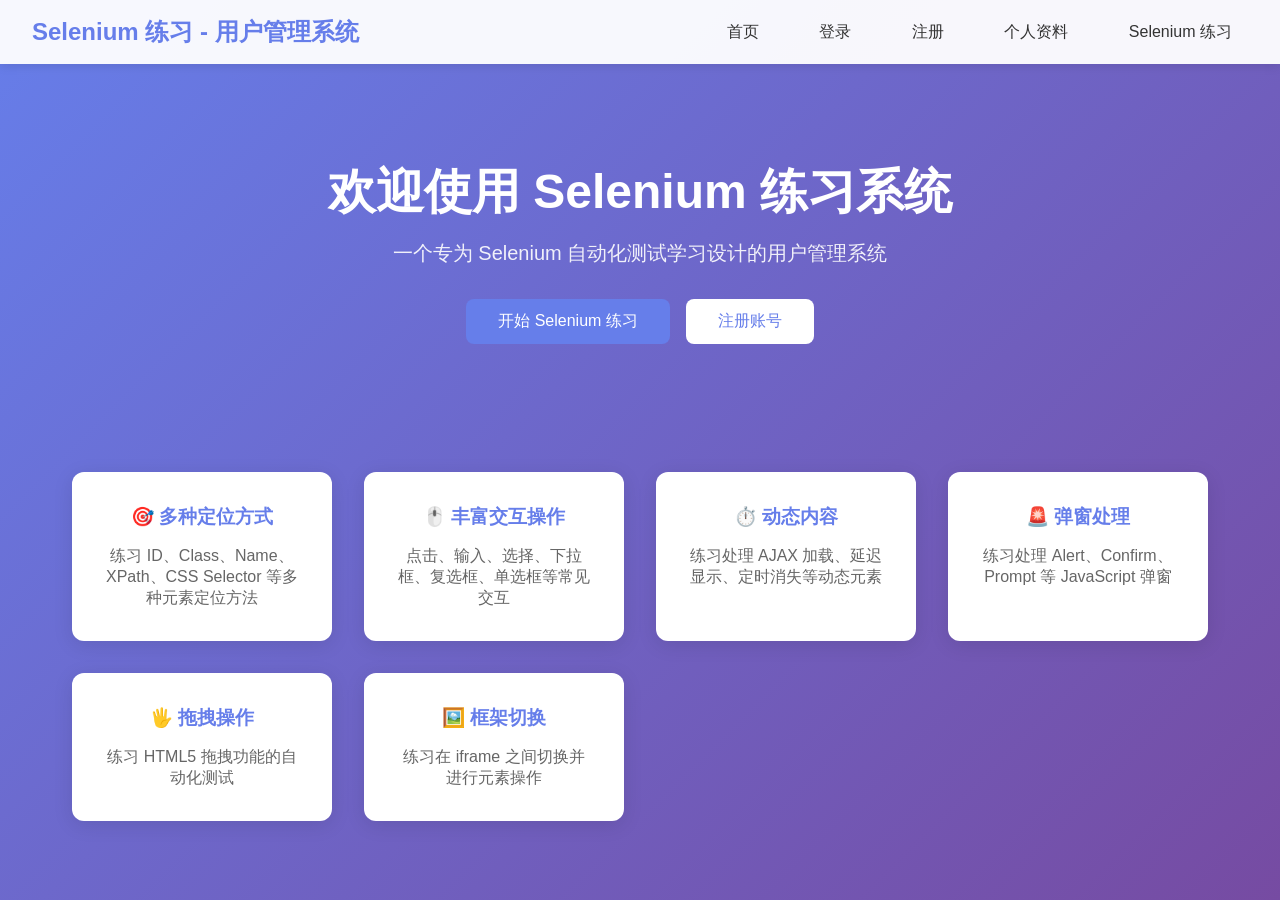
<file: test/frontend/index.html>
<!DOCTYPE html>
<html lang="zh-CN">
<head>
    <meta charset="UTF-8">
    <meta name="viewport" content="width=device-width, initial-scale=1.0">
    <title>首页 - Selenium 练习 - 用户管理系统</title>
    <link rel="stylesheet" href="style.css">
</head>
<body>
    <nav class="navbar">
        <div class="nav-brand">Selenium 练习 - 用户管理系统</div>
        <div class="nav-links">
            <a href="index.html">首页</a>
            <a href="login.html">登录</a>
            <a href="register.html">注册</a>
            <a href="profile.html">个人资料</a>
            <a href="selenium-demo.html">Selenium 练习</a>
        </div>
    </nav>

    <div class="container">
        <div class="hero">
            <h1>欢迎使用 Selenium 练习系统</h1>
            <p>一个专为 Selenium 自动化测试学习设计的用户管理系统</p>
            <div class="hero-buttons">
                <a href="selenium-demo.html" class="btn btn-primary">开始 Selenium 练习</a>
                <a href="register.html" class="btn btn-secondary">注册账号</a>
            </div>
        </div>

        <div class="features">
            <div class="feature-card">
                <h3>🎯 多种定位方式</h3>
                <p>练习 ID、Class、Name、XPath、CSS Selector 等多种元素定位方法</p>
            </div>
            <div class="feature-card">
                <h3>🖱️ 丰富交互操作</h3>
                <p>点击、输入、选择、下拉框、复选框、单选框等常见交互</p>
            </div>
            <div class="feature-card">
                <h3>⏱️ 动态内容</h3>
                <p>练习处理 AJAX 加载、延迟显示、定时消失等动态元素</p>
            </div>
            <div class="feature-card">
                <h3>🚨 弹窗处理</h3>
                <p>练习处理 Alert、Confirm、Prompt 等 JavaScript 弹窗</p>
            </div>
            <div class="feature-card">
                <h3>🖐️ 拖拽操作</h3>
                <p>练习 HTML5 拖拽功能的自动化测试</p>
            </div>
            <div class="feature-card">
                <h3>🖼️ 框架切换</h3>
                <p>练习在 iframe 之间切换并进行元素操作</p>
            </div>
        </div>
    </div>

    <script src="app.js"></script>
</body>
</html>
</file>
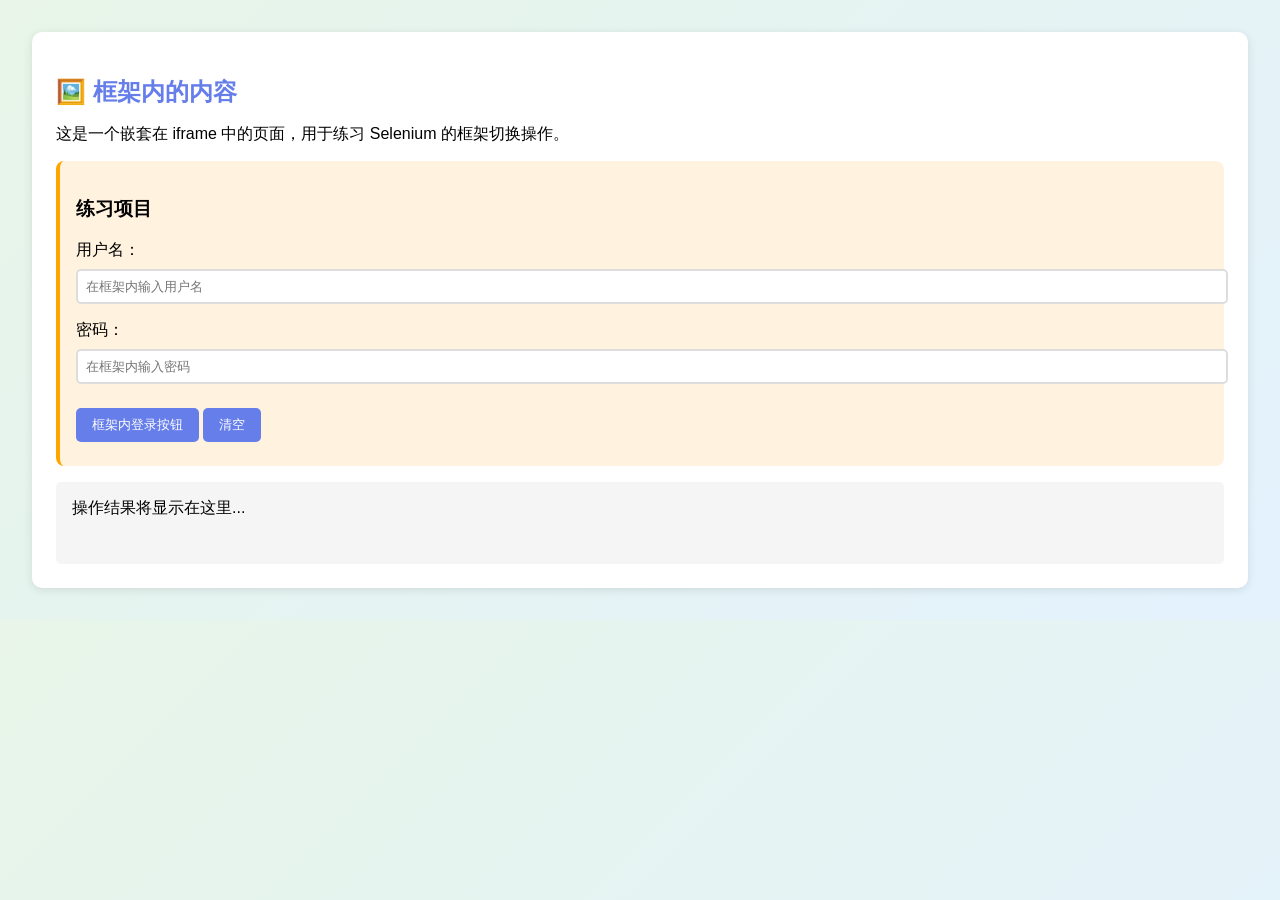
<file: test/frontend/frame-content.html>
<!DOCTYPE html>
<html lang="zh-CN">
<head>
    <meta charset="UTF-8">
    <meta name="viewport" content="width=device-width, initial-scale=1.0">
    <title>框架内内容 - Selenium 练习</title>
    <style>
        body {
            font-family: 'Segoe UI', Tahoma, Geneva, Verdana, sans-serif;
            padding: 1.5rem;
            background: linear-gradient(135deg, #e8f5e8 0%, #e3f2fd 100%);
        }
        
        .frame-content {
            background: white;
            padding: 1.5rem;
            border-radius: 10px;
            box-shadow: 0 2px 10px rgba(0,0,0,0.1);
        }
        
        h2 {
            color: #667eea;
            margin-bottom: 1rem;
        }
        
        .frame-input {
            margin: 1rem 0;
        }
        
        .frame-input label {
            display: block;
            margin-bottom: 0.5rem;
            font-weight: 500;
        }
        
        .frame-input input {
            width: 100%;
            padding: 0.5rem;
            border: 2px solid #ddd;
            border-radius: 5px;
        }
        
        .frame-input input:focus {
            border-color: #667eea;
            outline: none;
        }
        
        .frame-button {
            background: #667eea;
            color: white;
            border: none;
            padding: 0.5rem 1rem;
            border-radius: 5px;
            cursor: pointer;
            margin: 0.5rem 0;
        }
        
        .frame-button:hover {
            background: #5568d3;
        }
        
        #frame-result {
            margin-top: 1rem;
            padding: 1rem;
            background: #f5f5f5;
            border-radius: 5px;
            min-height: 50px;
        }
        
        .frame-element {
            background: #fff3e0;
            padding: 1rem;
            margin: 0.5rem 0;
            border-radius: 8px;
            border-left: 4px solid #ffa500;
        }
    </style>
</head>
<body>
    <div class="frame-content">
        <h2>🖼️ 框架内的内容</h2>
        <p>这是一个嵌套在 iframe 中的页面，用于练习 Selenium 的框架切换操作。</p>
        
        <div class="frame-element">
            <h3>练习项目</h3>
            <div class="frame-input">
                <label for="frame-username">用户名：</label>
                <input type="text" id="frame-username" placeholder="在框架内输入用户名">
            </div>
            
            <div class="frame-input">
                <label for="frame-password">密码：</label>
                <input type="password" id="frame-password" placeholder="在框架内输入密码">
            </div>
            
            <button class="frame-button" id="frame-submit">框架内登录按钮</button>
            <button class="frame-button" id="frame-clear">清空</button>
        </div>
        
        <div id="frame-result">
            操作结果将显示在这里...
        </div>
    </div>
    
    <script>
        document.getElementById('frame-submit').addEventListener('click', function() {
            const username = document.getElementById('frame-username').value;
            const password = document.getElementById('frame-password').value;
            
            if (username && password) {
                document.getElementById('frame-result').textContent = 
                    '提交成功！用户名：' + username;
            } else {
                document.getElementById('frame-result').textContent = '请填写用户名和密码';
            }
        });
        
        document.getElementById('frame-clear').addEventListener('click', function() {
            document.getElementById('frame-username').value = '';
            document.getElementById('frame-password').value = '';
            document.getElementById('frame-result').textContent = '已清空';
        });
    </script>
</body>
</html>
</file>
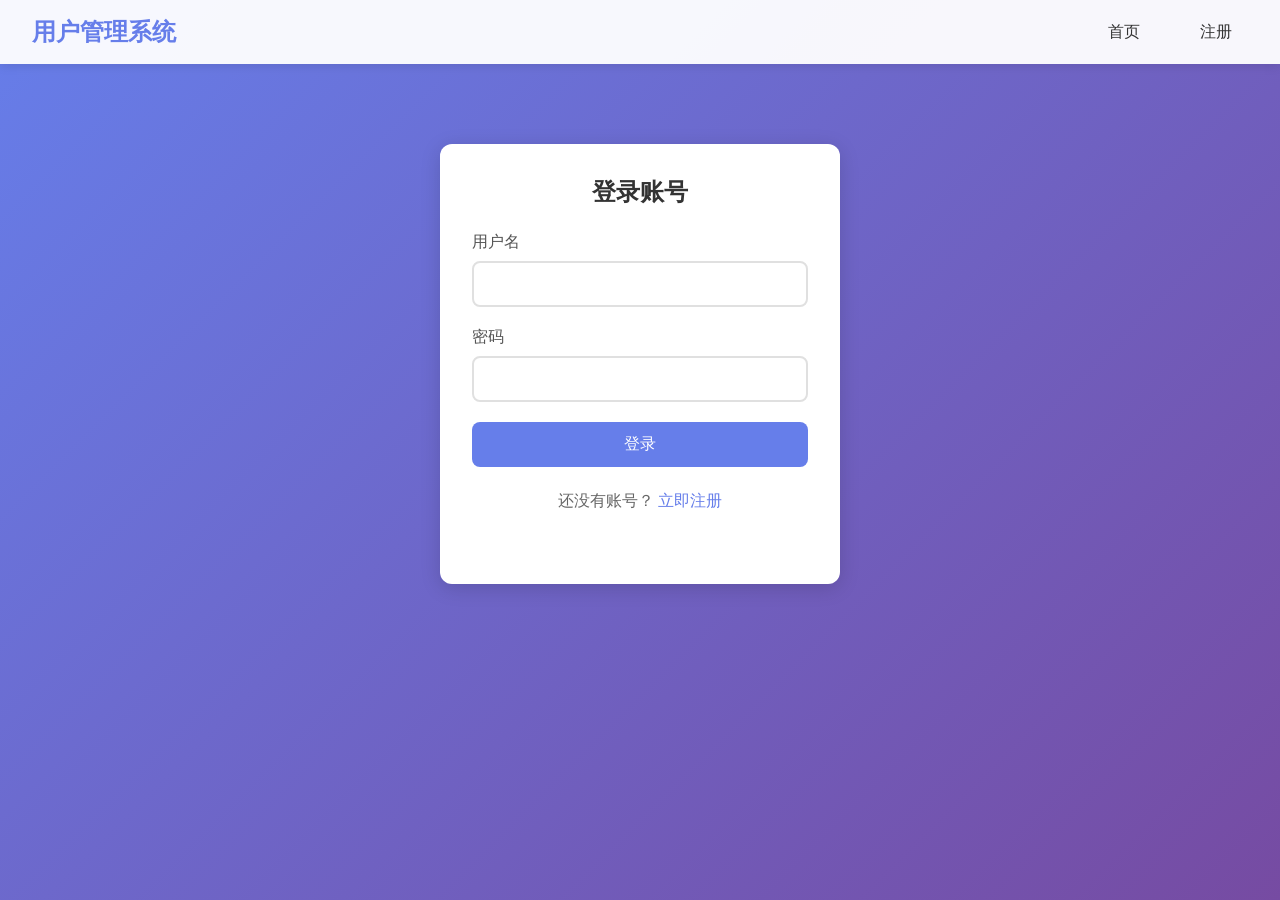
<file: test/frontend/login.html>
<!DOCTYPE html>
<html lang="zh-CN">
<head>
    <meta charset="UTF-8">
    <meta name="viewport" content="width=device-width, initial-scale=1.0">
    <title>登录 - 用户管理系统</title>
    <link rel="stylesheet" href="style.css">
</head>
<body>
    <nav class="navbar">
        <div class="nav-brand">用户管理系统</div>
        <div class="nav-links">
            <a href="index.html">首页</a>
            <a href="register.html">注册</a>
        </div>
    </nav>

    <div class="container">
        <div class="form-container">
            <h2>登录账号</h2>
            <form id="loginForm">
                <div class="form-group">
                    <label for="username">用户名</label>
                    <input type="text" id="username" name="username" required>
                </div>
                <div class="form-group">
                    <label for="password">密码</label>
                    <input type="password" id="password" name="password" required>
                </div>
                <button type="submit" class="btn btn-primary btn-block">登录</button>
            </form>
            <p class="form-footer">
                还没有账号？ <a href="register.html">立即注册</a>
            </p>
            <div id="message" class="message"></div>
        </div>
    </div>

    <script src="app.js"></script>
    <script>
        document.getElementById('loginForm').addEventListener('submit', async (e) => {
            e.preventDefault();
            const username = document.getElementById('username').value;
            const password = document.getElementById('password').value;
            const messageDiv = document.getElementById('message');

            try {
                const response = await fetch('http://localhost:8000/api/login', {
                    method: 'POST',
                    headers: { 'Content-Type': 'application/json' },
                    body: JSON.stringify({ username, password })
                });

                const data = await response.json();

                if (response.ok) {
                    localStorage.setItem('user', JSON.stringify(data.user));
                    localStorage.setItem('token', data.access_token);
                    messageDiv.className = 'message success';
                    messageDiv.textContent = '登录成功！正在跳转...';
                    setTimeout(() => {
                        window.location.href = 'profile.html';
                    }, 1000);
                } else {
                    messageDiv.className = 'message error';
                    messageDiv.textContent = data.detail || '登录失败';
                }
            } catch (error) {
                messageDiv.className = 'message error';
                messageDiv.textContent = '网络错误，请确保后端服务正在运行';
            }
        });
    </script>
</body>
</html>
</file>
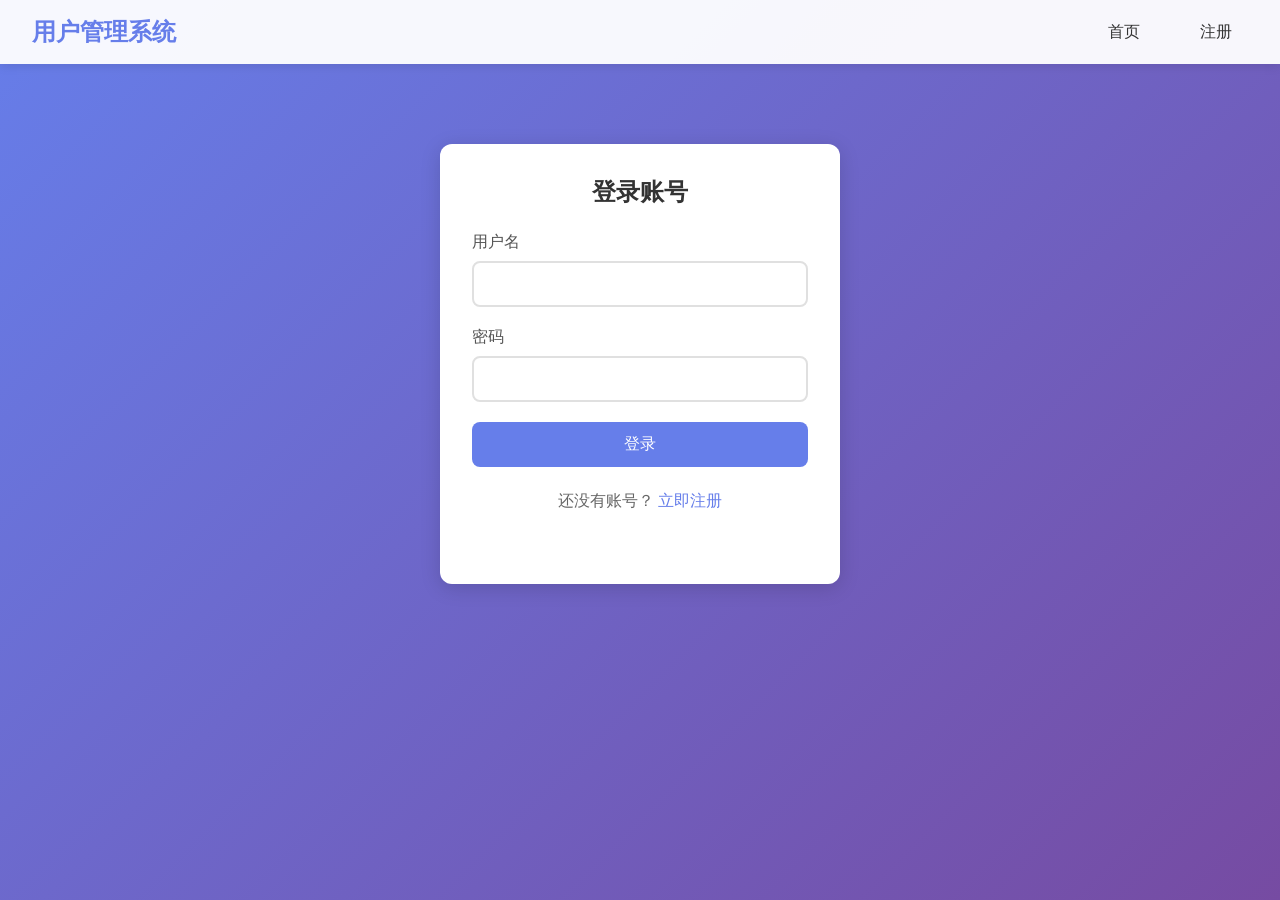
<file: test/frontend/profile.html>
<!DOCTYPE html>
<html lang="zh-CN">
<head>
    <meta charset="UTF-8">
    <meta name="viewport" content="width=device-width, initial-scale=1.0">
    <title>个人资料 - 用户管理系统</title>
    <link rel="stylesheet" href="style.css">
</head>
<body>
    <nav class="navbar">
        <div class="nav-brand">用户管理系统</div>
        <div class="nav-links">
            <a href="index.html">首页</a>
            <span id="userDisplay"></span>
            <a href="#" id="logoutBtn">退出</a>
        </div>
    </nav>

    <div class="container">
        <div class="profile-container">
            <h2>个人资料</h2>
            <div id="profileInfo" class="profile-info">
                <p><strong>用户名：</strong><span id="profileUsername">-</span></p>
                <p><strong>邮箱：</strong><span id="profileEmail">-</span></p>
                <p><strong>姓名：</strong><span id="profileName">-</span></p>
                <p><strong>用户ID：</strong><span id="profileId">-</span></p>
            </div>

            <div class="profile-actions">
                <button id="editBtn" class="btn btn-primary">编辑资料</button>
                <button id="deleteBtn" class="btn btn-danger">删除账号</button>
            </div>

            <form id="editForm" class="edit-form" style="display: none;">
                <h3>编辑资料</h3>
                <div class="form-group">
                    <label for="editEmail">邮箱</label>
                    <input type="email" id="editEmail" required>
                </div>
                <div class="form-group">
                    <label for="editName">姓名</label>
                    <input type="text" id="editName">
                </div>
                <div class="form-group">
                    <label for="editPassword">新密码（留空则不修改）</label>
                    <input type="password" id="editPassword">
                </div>
                <div class="form-actions">
                    <button type="submit" class="btn btn-primary">保存</button>
                    <button type="button" id="cancelEditBtn" class="btn btn-secondary">取消</button>
                </div>
            </form>

            <div id="message" class="message"></div>
        </div>
    </div>

    <script src="app.js"></script>
    <script>
        let currentUser = null;

        function checkAuth() {
            const userStr = localStorage.getItem('user');
            if (!userStr) {
                window.location.href = 'login.html';
                return null;
            }
            return JSON.parse(userStr);
        }

        function initProfile() {
            currentUser = checkAuth();
            if (!currentUser) return;

            document.getElementById('userDisplay').textContent = currentUser.username;
            document.getElementById('profileUsername').textContent = currentUser.username;
            document.getElementById('profileEmail').textContent = currentUser.email;
            document.getElementById('profileName').textContent = currentUser.full_name || '未设置';
            document.getElementById('profileId').textContent = currentUser.id;

            document.getElementById('editEmail').value = currentUser.email;
            document.getElementById('editName').value = currentUser.full_name || '';
        }

        document.getElementById('logoutBtn').addEventListener('click', (e) => {
            e.preventDefault();
            localStorage.removeItem('user');
            localStorage.removeItem('token');
            window.location.href = 'login.html';
        });

        document.getElementById('editBtn').addEventListener('click', () => {
            document.getElementById('editForm').style.display = 'block';
            document.getElementById('editBtn').style.display = 'none';
        });

        document.getElementById('cancelEditBtn').addEventListener('click', () => {
            document.getElementById('editForm').style.display = 'none';
            document.getElementById('editBtn').style.display = 'inline-block';
        });

        document.getElementById('editForm').addEventListener('submit', async (e) => {
            e.preventDefault();
            const messageDiv = document.getElementById('message');
            const email = document.getElementById('editEmail').value;
            const full_name = document.getElementById('editName').value;
            const password = document.getElementById('editPassword').value;

            try {
                const response = await fetch(`http://localhost:8000/api/users/${currentUser.id}`, {
                    method: 'PUT',
                    headers: { 'Content-Type': 'application/json' },
                    body: JSON.stringify({ 
                        username: currentUser.username,
                        email, 
                        password: password || currentUser.password,
                        full_name 
                    })
                });

                if (response.ok) {
                    const updatedUser = await response.json();
                    localStorage.setItem('user', JSON.stringify(updatedUser));
                    messageDiv.className = 'message success';
                    messageDiv.textContent = '资料更新成功！';
                    setTimeout(() => initProfile(), 1000);
                } else {
                    const data = await response.json();
                    messageDiv.className = 'message error';
                    messageDiv.textContent = data.detail || '更新失败';
                }
            } catch (error) {
                messageDiv.className = 'message error';
                messageDiv.textContent = '网络错误';
            }

            document.getElementById('editForm').style.display = 'none';
            document.getElementById('editBtn').style.display = 'inline-block';
            document.getElementById('editPassword').value = '';
        });

        document.getElementById('deleteBtn').addEventListener('click', async () => {
            if (!confirm('确定要删除账号吗？此操作不可恢复！')) return;
            
            const messageDiv = document.getElementById('message');

            try {
                const response = await fetch(`http://localhost:8000/api/users/${currentUser.id}`, {
                    method: 'DELETE'
                });

                if (response.ok) {
                    localStorage.removeItem('user');
                    localStorage.removeItem('token');
                    alert('账号已删除');
                    window.location.href = 'index.html';
                } else {
                    const data = await response.json();
                    messageDiv.className = 'message error';
                    messageDiv.textContent = data.detail || '删除失败';
                }
            } catch (error) {
                messageDiv.className = 'message error';
                messageDiv.textContent = '网络错误';
            }
        });

        initProfile();
    </script>
</body>
</html>
</file>
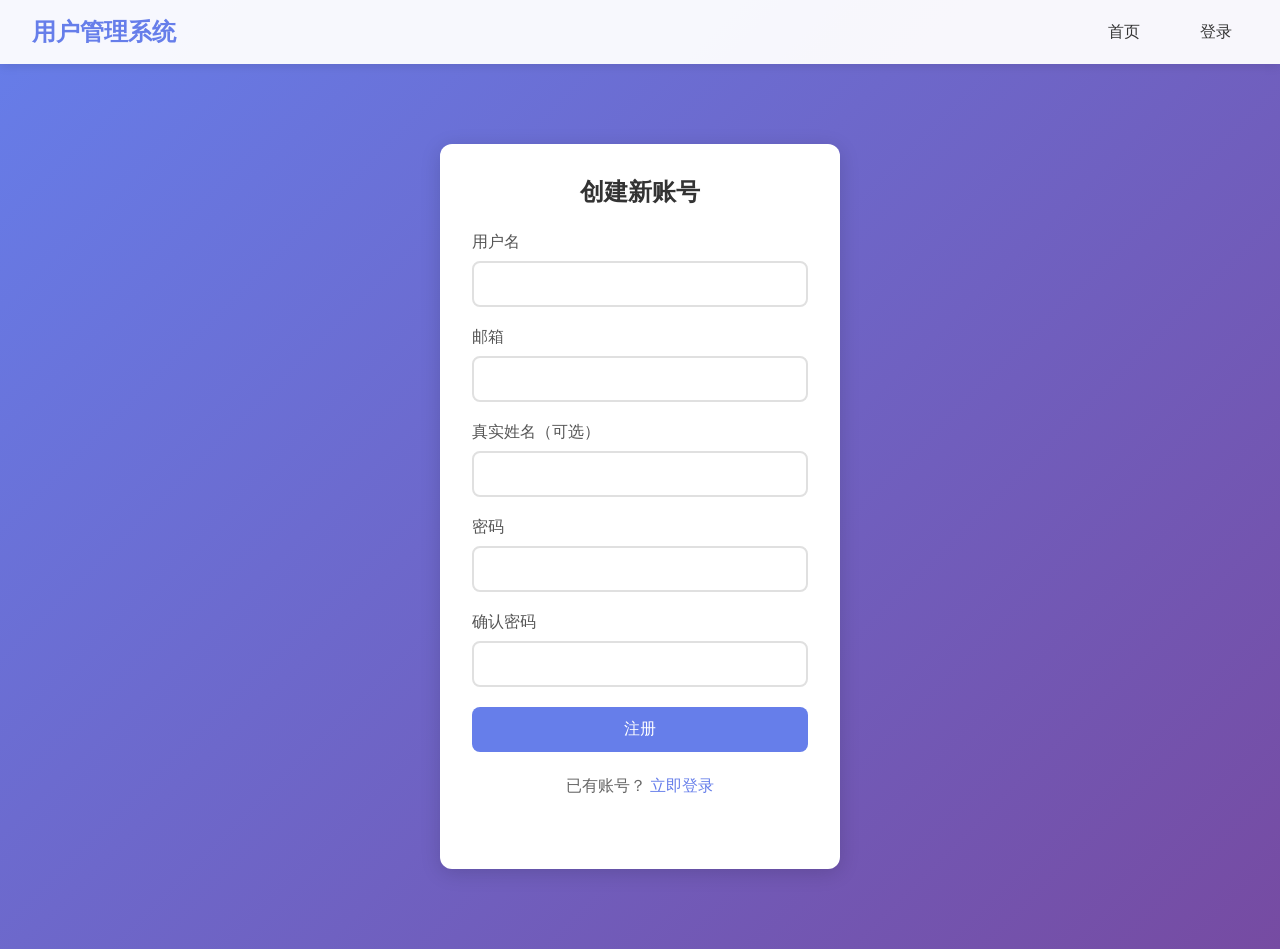
<file: test/frontend/register.html>
<!DOCTYPE html>
<html lang="zh-CN">
<head>
    <meta charset="UTF-8">
    <meta name="viewport" content="width=device-width, initial-scale=1.0">
    <title>注册 - 用户管理系统</title>
    <link rel="stylesheet" href="style.css">
</head>
<body>
    <nav class="navbar">
        <div class="nav-brand">用户管理系统</div>
        <div class="nav-links">
            <a href="index.html">首页</a>
            <a href="login.html">登录</a>
        </div>
    </nav>

    <div class="container">
        <div class="form-container">
            <h2>创建新账号</h2>
            <form id="registerForm">
                <div class="form-group">
                    <label for="username">用户名</label>
                    <input type="text" id="username" name="username" required minlength="3">
                </div>
                <div class="form-group">
                    <label for="email">邮箱</label>
                    <input type="email" id="email" name="email" required>
                </div>
                <div class="form-group">
                    <label for="full_name">真实姓名（可选）</label>
                    <input type="text" id="full_name" name="full_name">
                </div>
                <div class="form-group">
                    <label for="password">密码</label>
                    <input type="password" id="password" name="password" required minlength="6">
                </div>
                <div class="form-group">
                    <label for="confirm_password">确认密码</label>
                    <input type="password" id="confirm_password" name="confirm_password" required>
                </div>
                <button type="submit" class="btn btn-primary btn-block">注册</button>
            </form>
            <p class="form-footer">
                已有账号？ <a href="login.html">立即登录</a>
            </p>
            <div id="message" class="message"></div>
        </div>
    </div>

    <script src="app.js"></script>
    <script>
        document.getElementById('registerForm').addEventListener('submit', async (e) => {
            e.preventDefault();
            const username = document.getElementById('username').value;
            const email = document.getElementById('email').value;
            const full_name = document.getElementById('full_name').value;
            const password = document.getElementById('password').value;
            const confirm_password = document.getElementById('confirm_password').value;
            const messageDiv = document.getElementById('message');

            if (password !== confirm_password) {
                messageDiv.className = 'message error';
                messageDiv.textContent = '两次输入的密码不一致';
                return;
            }

            try {
                const response = await fetch('http://localhost:8000/api/register', {
                    method: 'POST',
                    headers: { 'Content-Type': 'application/json' },
                    body: JSON.stringify({ username, email, password, full_name })
                });

                const data = await response.json();

                if (response.ok) {
                    messageDiv.className = 'message success';
                    messageDiv.textContent = '注册成功！正在跳转...';
                    setTimeout(() => {
                        window.location.href = 'login.html';
                    }, 1500);
                } else {
                    messageDiv.className = 'message error';
                    messageDiv.textContent = data.detail || '注册失败';
                }
            } catch (error) {
                messageDiv.className = 'message error';
                messageDiv.textContent = '网络错误，请确保后端服务正在运行';
            }
        });
    </script>
</body>
</html>
</file>
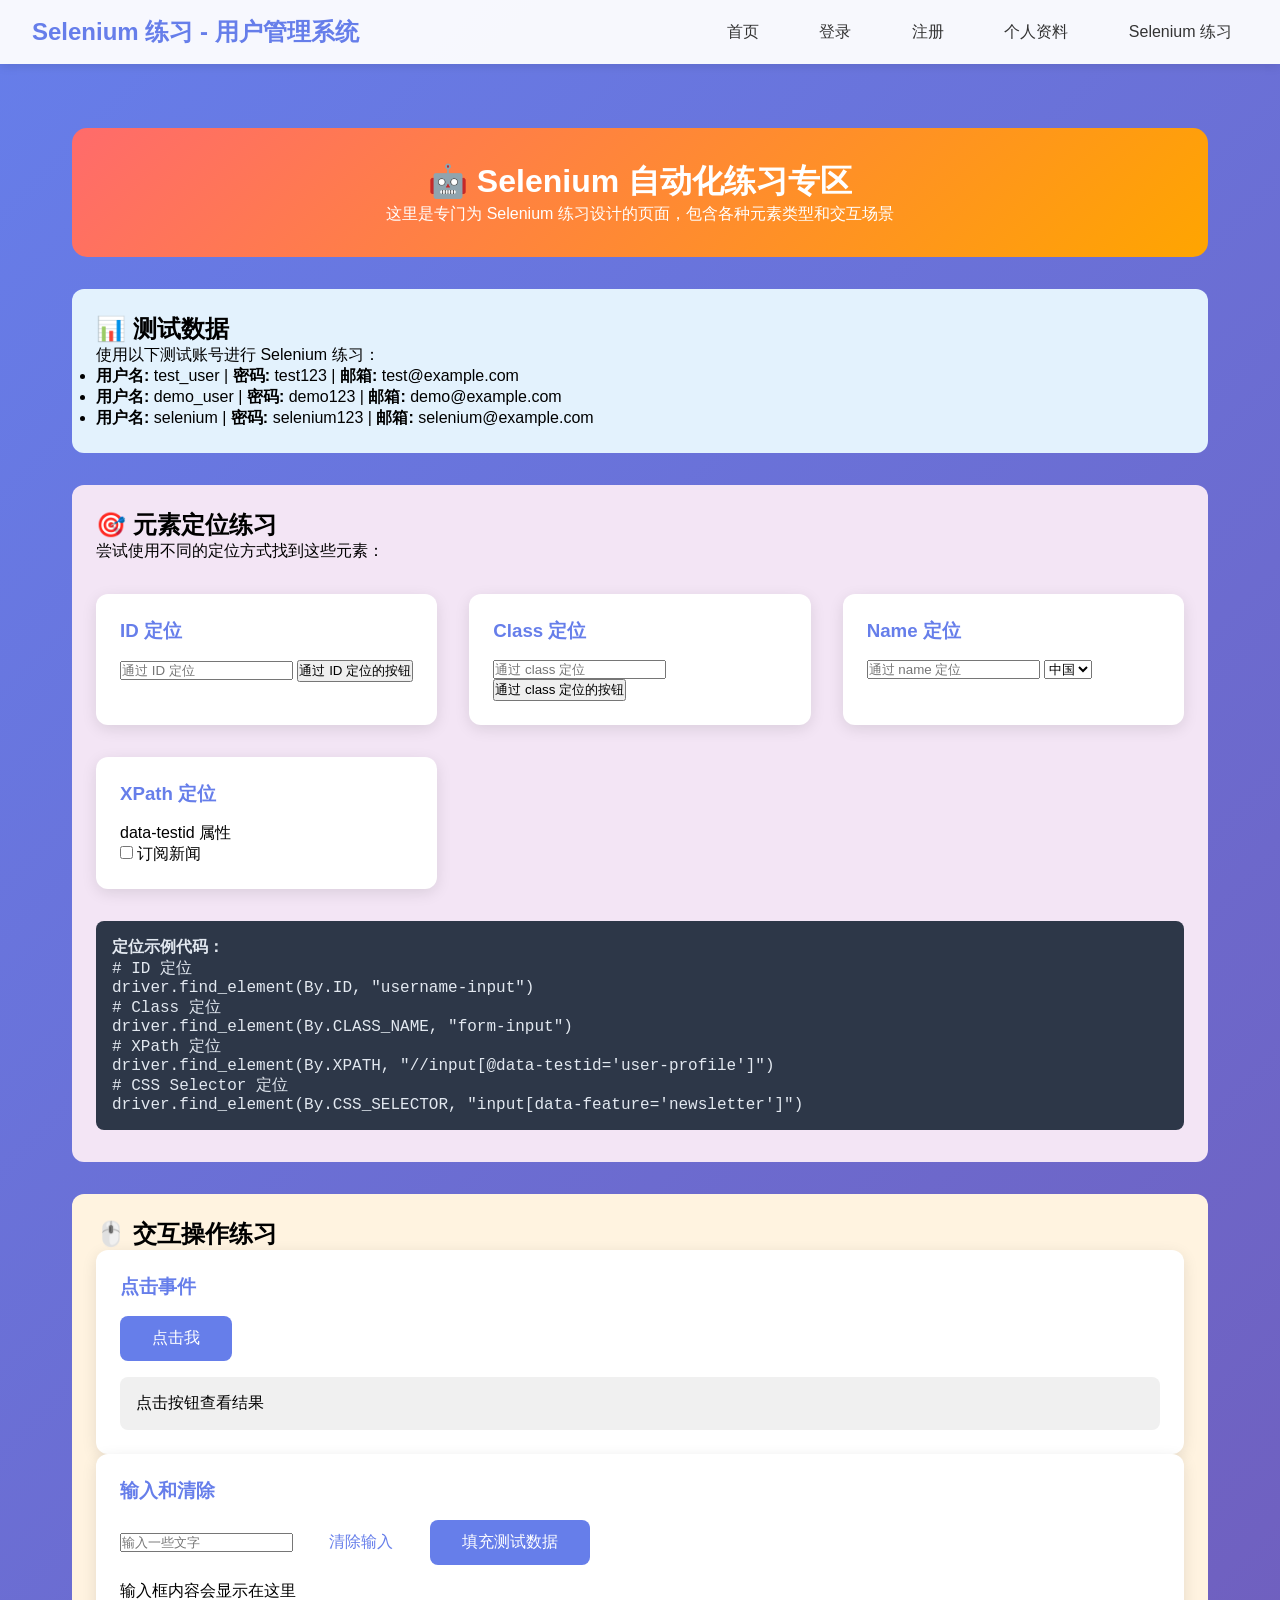
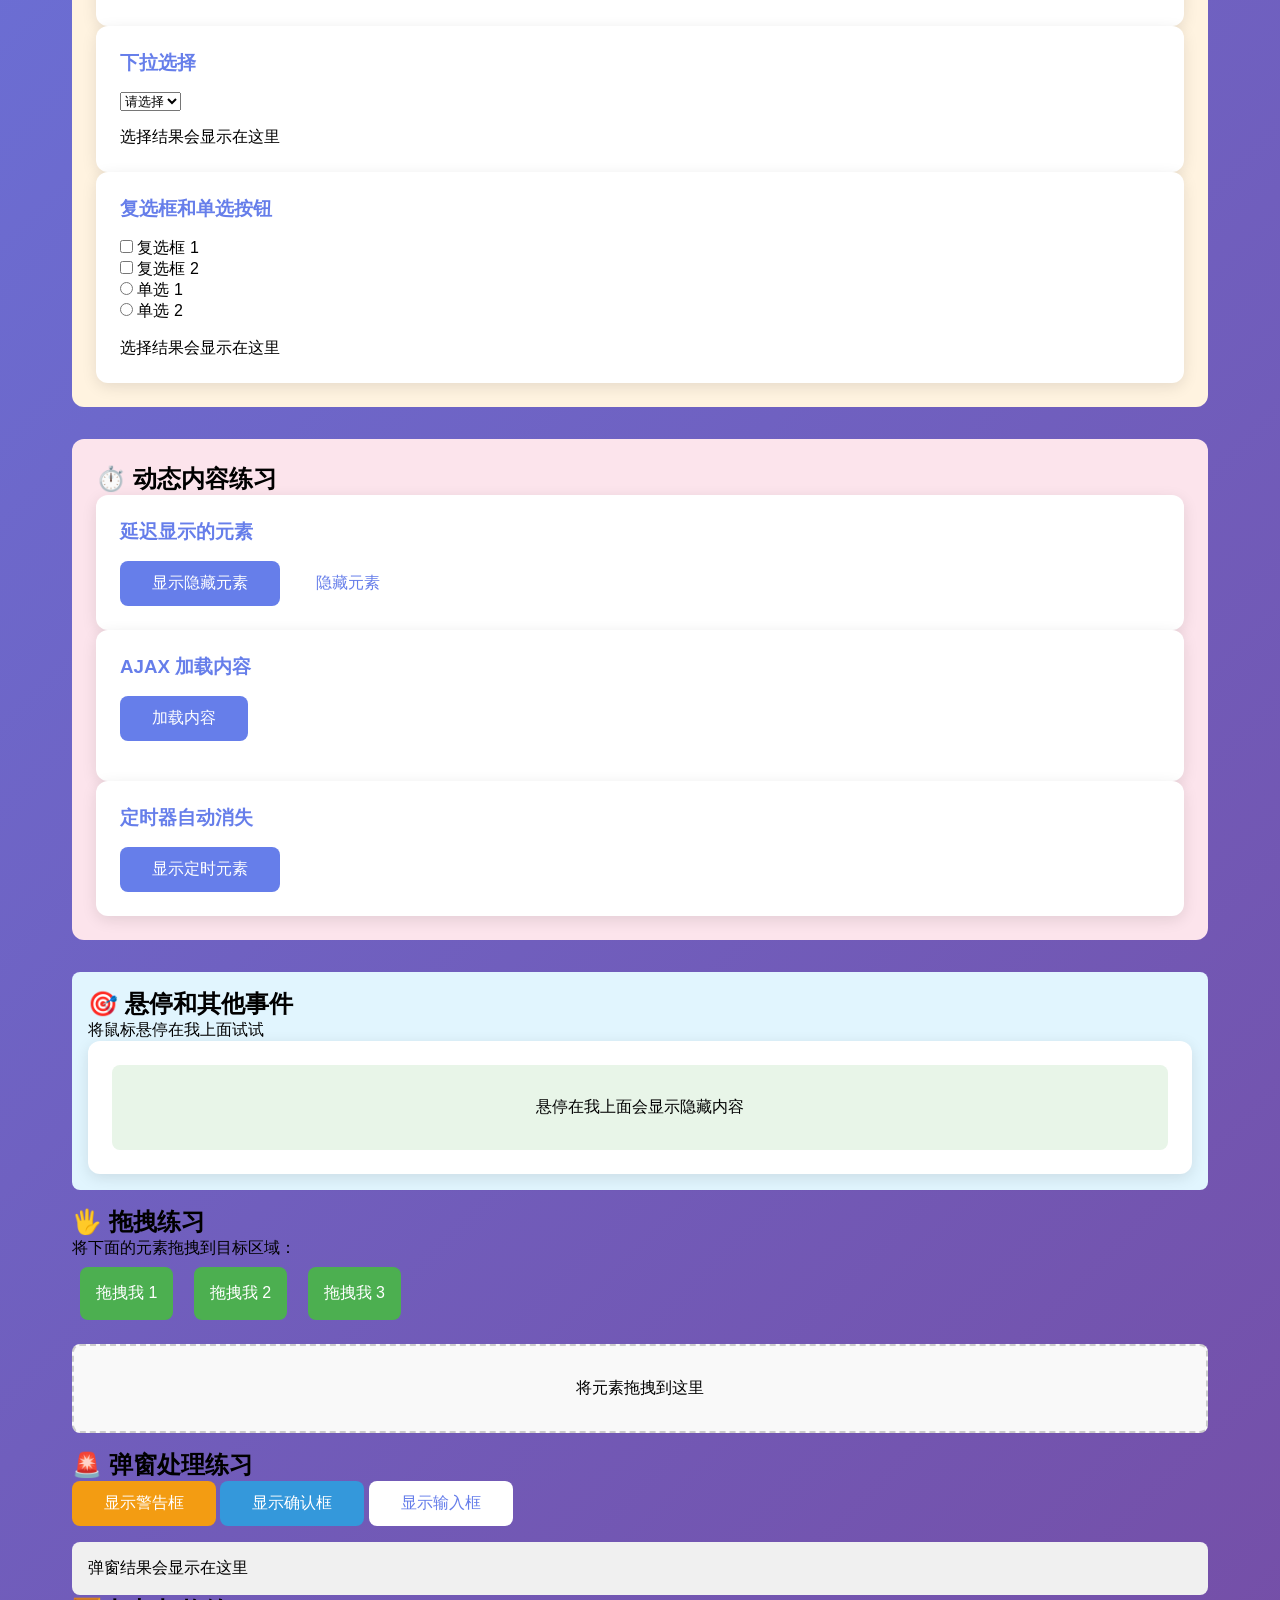
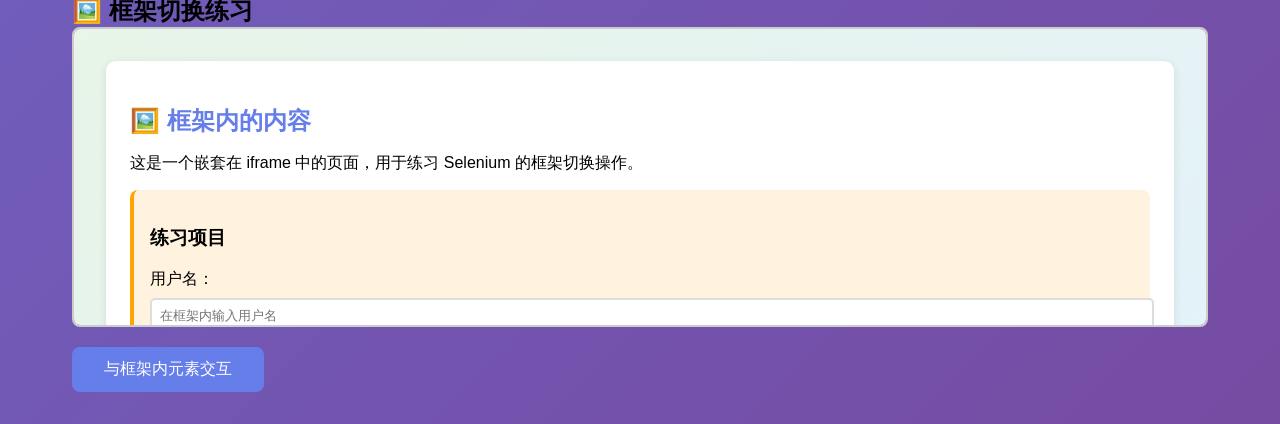
<file: test/frontend/selenium-demo.html>
<!DOCTYPE html>
<html lang="zh-CN">
<head>
    <meta charset="UTF-8">
    <meta name="viewport" content="width=device-width, initial-scale=1.0">
    <title>Selenium 练习 - 用户管理系统</title>
    <link rel="stylesheet" href="style.css">
    <style>
        /* Selenium 练习专用样式 */
        .selenium-demo {
            background: linear-gradient(135deg, #ff6b6b, #ffa500);
            color: white;
            padding: 2rem;
            margin: 2rem 0;
            border-radius: 15px;
            text-align: center;
        }

        .element-types {
            display: grid;
            grid-template-columns: repeat(auto-fit, minmax(300px, 1fr));
            gap: 2rem;
            margin: 2rem 0;
        }

        .element-card {
            background: white;
            padding: 1.5rem;
            border-radius: 12px;
            box-shadow: 0 4px 15px rgba(0,0,0,0.1);
        }

        .element-card h3 {
            color: #667eea;
            margin-bottom: 1rem;
        }

        .element-examples {
            margin: 1rem 0;
        }

        .element-examples input,
        .element-examples select,
        .element-examples button {
            margin: 0.5rem;
            padding: 0.5rem;
            border: 1px solid #ddd;
            border-radius: 5px;
        }

        .hidden-element {
            display: none;
            background: #ffeb3b;
            padding: 1rem;
            margin: 1rem 0;
            border-radius: 8px;
        }

        .draggable-item {
            background: #4CAF50;
            color: white;
            padding: 1rem;
            margin: 0.5rem;
            border-radius: 8px;
            cursor: move;
            display: inline-block;
        }

        .drop-zone {
            border: 2px dashed #ccc;
            padding: 2rem;
            margin: 1rem 0;
            border-radius: 8px;
            text-align: center;
            background: #f9f9f9;
        }

        .drop-zone.drag-over {
            border-color: #4CAF50;
            background: #e8f5e8;
        }

        .test-data {
            background: #e3f2fd;
            padding: 1.5rem;
            border-radius: 12px;
            margin: 2rem 0;
        }

        .locator-examples {
            background: #f3e5f5;
            padding: 1.5rem;
            border-radius: 12px;
            margin: 2rem 0;
        }

        .locator-code {
            background: #2d3748;
            color: #e2e8f0;
            padding: 1rem;
            border-radius: 8px;
            font-family: 'Courier New', monospace;
            margin: 0.5rem 0;
            overflow-x: auto;
        }

        .interactive-demo {
            background: #fff3e0;
            padding: 1.5rem;
            border-radius: 12px;
            margin: 2rem 0;
        }

        .hover-demo {
            background: #e1f5fe;
            padding: 1rem;
            margin: 1rem 0;
            border-radius: 8px;
            transition: all 0.3s ease;
        }

        .hover-demo:hover {
            background: #b3e5fc;
            transform: scale(1.02);
        }

        .dynamic-content {
            background: #fce4ec;
            padding: 1.5rem;
            border-radius: 12px;
            margin: 2rem 0;
        }

        .loading-spinner {
            border: 4px solid #f3f3f3;
            border-top: 4px solid #667eea;
            border-radius: 50%;
            width: 40px;
            height: 40px;
            animation: spin 1s linear infinite;
            margin: 1rem auto;
        }

        @keyframes spin {
            0% { transform: rotate(0deg); }
            100% { transform: rotate(360deg); }
        }
    </style>
</head>
<body>
    <nav class="navbar">
        <div class="nav-brand">Selenium 练习 - 用户管理系统</div>
        <div class="nav-links">
            <a href="index.html">首页</a>
            <a href="login.html">登录</a>
            <a href="register.html">注册</a>
            <a href="profile.html">个人资料</a>
            <a href="selenium-demo.html">Selenium 练习</a>
        </div>
    </nav>

    <div class="container">
        <div class="selenium-demo">
            <h1>🤖 Selenium 自动化练习专区</h1>
            <p>这里是专门为 Selenium 练习设计的页面，包含各种元素类型和交互场景</p>
        </div>

        <div class="test-data">
            <h2>📊 测试数据</h2>
            <p>使用以下测试账号进行 Selenium 练习：</p>
            <ul>
                <li><strong>用户名:</strong> test_user | <strong>密码:</strong> test123 | <strong>邮箱:</strong> test@example.com</li>
                <li><strong>用户名:</strong> demo_user | <strong>密码:</strong> demo123 | <strong>邮箱:</strong> demo@example.com</li>
                <li><strong>用户名:</strong> selenium | <strong>密码:</strong> selenium123 | <strong>邮箱:</strong> selenium@example.com</li>
            </ul>
        </div>

        <div class="locator-examples">
            <h2>🎯 元素定位练习</h2>
            <p>尝试使用不同的定位方式找到这些元素：</p>
            
            <div class="element-types">
                <div class="element-card">
                    <h3>ID 定位</h3>
                    <input type="text" id="username-input" placeholder="通过 ID 定位">
                    <button id="submit-btn">通过 ID 定位的按钮</button>
                </div>
                
                <div class="element-card">
                    <h3>Class 定位</h3>
                    <input type="text" class="form-input email-field" placeholder="通过 class 定位">
                    <button class="primary-button action-btn">通过 class 定位的按钮</button>
                </div>
                
                <div class="element-card">
                    <h3>Name 定位</h3>
                    <input type="text" name="phone-number" placeholder="通过 name 定位">
                    <select name="country-select">
                        <option value="cn">中国</option>
                        <option value="us">美国</option>
                        <option value="jp">日本</option>
                    </select>
                </div>
                
                <div class="element-card">
                    <h3>XPath 定位</h3>
                    <div data-testid="user-profile">data-testid 属性</div>
                    <input type="checkbox" data-feature="newsletter" id="newsletter">
                    <label for="newsletter">订阅新闻</label>
                </div>
            </div>

            <div class="locator-code">
                <h4>定位示例代码：</h4>
                <div># ID 定位</div>
                <div>driver.find_element(By.ID, "username-input")</div>
                <div># Class 定位</div>
                <div>driver.find_element(By.CLASS_NAME, "form-input")</div>
                <div># XPath 定位</div>
                <div>driver.find_element(By.XPATH, "//input[@data-testid='user-profile']")</div>
                <div># CSS Selector 定位</div>
                <div>driver.find_element(By.CSS_SELECTOR, "input[data-feature='newsletter']")</div>
            </div>
        </div>

        <div class="interactive-demo">
            <h2>🖱️ 交互操作练习</h2>
            
            <div class="element-card">
                <h3>点击事件</h3>
                <button id="click-btn" class="btn btn-primary">点击我</button>
                <div id="click-result" style="margin-top: 1rem; padding: 1rem; background: #f0f0f0; border-radius: 8px;">点击按钮查看结果</div>
            </div>

            <div class="element-card">
                <h3>输入和清除</h3>
                <input type="text" id="dynamic-input" placeholder="输入一些文字">
                <button id="clear-btn" class="btn btn-secondary">清除输入</button>
                <button id="fill-btn" class="btn btn-primary">填充测试数据</button>
                <div id="input-result" style="margin-top: 1rem;">输入框内容会显示在这里</div>
            </div>

            <div class="element-card">
                <h3>下拉选择</h3>
                <select id="dynamic-select">
                    <option value="">请选择</option>
                    <option value="option1">选项 1</option>
                    <option value="option2">选项 2</option>
                    <option value="option3">选项 3</option>
                </select>
                <div id="select-result" style="margin-top: 1rem;">选择结果会显示在这里</div>
            </div>

            <div class="element-card">
                <h3>复选框和单选按钮</h3>
                <div>
                    <input type="checkbox" id="check1" class="test-checkbox">
                    <label for="check1">复选框 1</label>
                </div>
                <div>
                    <input type="checkbox" id="check2" class="test-checkbox">
                    <label for="check2">复选框 2</label>
                </div>
                <div>
                    <input type="radio" name="test-radio" id="radio1" value="1">
                    <label for="radio1">单选 1</label>
                </div>
                <div>
                    <input type="radio" name="test-radio" id="radio2" value="2">
                    <label for="radio2">单选 2</label>
                </div>
                <div id="checkbox-result" style="margin-top: 1rem;">选择结果会显示在这里</div>
            </div>
        </div>

        <div class="dynamic-content">
            <h2>⏱️ 动态内容练习</h2>
            
            <div class="element-card">
                <h3>延迟显示的元素</h3>
                <button id="show-delayed" class="btn btn-primary">显示隐藏元素</button>
                <button id="hide-delayed" class="btn btn-secondary">隐藏元素</button>
                <div id="delayed-element" class="hidden-element">
                    这是一个延迟显示的元素！使用 Selenium 的等待机制来找到我。
                </div>
            </div>

            <div class="element-card">
                <h3>AJAX 加载内容</h3>
                <button id="load-content" class="btn btn-primary">加载内容</button>
                <div id="loading-container" style="margin-top: 1rem;">
                    <!-- 动态内容将在这里加载 -->
                </div>
            </div>

            <div class="element-card">
                <h3>定时器自动消失</h3>
                <button id="show-timer" class="btn btn-primary">显示定时元素</button>
                <div id="timer-element" class="hidden-element">
                    我将在 5 秒后自动消失！
                </div>
            </div>
        </div>

        <div class="hover-demo">
            <h2>🎯 悬停和其他事件</h2>
            <p>将鼠标悬停在我上面试试</p>
            <div class="element-card">
                <div id="hover-target" style="padding: 2rem; background: #e8f5e8; border-radius: 8px; text-align: center;">
                    悬停在我上面会显示隐藏内容
                    <div id="hover-content" style="display: none; margin-top: 1rem; padding: 1rem; background: #4CAF50; color: white; border-radius: 8px;">
                        你发现了隐藏内容！
                    </div>
                </div>
            </div>
        </div>

        <div class="drag-drop-demo">
            <h2>🖐️ 拖拽练习</h2>
            <p>将下面的元素拖拽到目标区域：</p>
            <div class="draggable-item" draggable="true" id="drag1">拖拽我 1</div>
            <div class="draggable-item" draggable="true" id="drag2">拖拽我 2</div>
            <div class="draggable-item" draggable="true" id="drag3">拖拽我 3</div>
            
            <div id="drop-zone" class="drop-zone">
                将元素拖拽到这里
            </div>
            <div id="drop-result" style="margin-top: 1rem;"></div>
        </div>

        <div class="alert-demo">
            <h2>🚨 弹窗处理练习</h2>
            <button id="alert-btn" class="btn btn-warning">显示警告框</button>
            <button id="confirm-btn" class="btn btn-info">显示确认框</button>
            <button id="prompt-btn" class="btn btn-secondary">显示输入框</button>
            <div id="alert-result" style="margin-top: 1rem; padding: 1rem; background: #f0f0f0; border-radius: 8px;">
                弹窗结果会显示在这里
            </div>
        </div>

        <div class="frame-demo">
            <h2>🖼️ 框架切换练习</h2>
            <iframe id="test-frame" src="frame-content.html" width="100%" height="300" style="border: 2px solid #ccc; border-radius: 8px;"></iframe>
            <div style="margin-top: 1rem;">
                <button id="frame-btn" class="btn btn-primary">与框架内元素交互</button>
            </div>
        </div>
    </div>

    <script src="app.js"></script>
    <script>
        // 交互事件处理
        document.getElementById('click-btn').addEventListener('click', function() {
            document.getElementById('click-result').textContent = '按钮被点击了！时间：' + new Date().toLocaleTimeString();
            this.style.backgroundColor = '#4CAF50';
            this.textContent = '已点击';
        });

        // 输入框事件
        const dynamicInput = document.getElementById('dynamic-input');
        const inputResult = document.getElementById('input-result');
        
        dynamicInput.addEventListener('input', function() {
            inputResult.textContent = '当前输入：' + this.value;
        });

        document.getElementById('clear-btn').addEventListener('click', function() {
            dynamicInput.value = '';
            inputResult.textContent = '输入框已清空';
        });

        document.getElementById('fill-btn').addEventListener('click', function() {
            dynamicInput.value = '这是测试数据 ' + Math.random().toString(36).substr(2, 5);
            inputResult.textContent = '已填充测试数据';
        });

        // 下拉选择事件
        document.getElementById('dynamic-select').addEventListener('change', function() {
            document.getElementById('select-result').textContent = 
                this.value ? '你选择了：' + this.options[this.selectedIndex].text : '请选择一项';
        });

        // 复选框和单选按钮事件
        document.querySelectorAll('.test-checkbox, input[name="test-radio"]').forEach(element => {
            element.addEventListener('change', function() {
                const checkboxes = document.querySelectorAll('.test-checkbox:checked');
                const radios = document.querySelectorAll('input[name="test-radio"]:checked');
                
                let result = '';
                if (checkboxes.length > 0) {
                    result += '选中的复选框：' + Array.from(checkboxes).map(cb => cb.nextElementSibling.textContent).join(', ') + ' ';
                }
                if (radios.length > 0) {
                    result += '选中的单选：' + radios[0].nextElementSibling.textContent;
                }
                
                document.getElementById('checkbox-result').textContent = result || '未选择';
            });
        });

        // 动态元素显示/隐藏
        document.getElementById('show-delayed').addEventListener('click', function() {
            const element = document.getElementById('delayed-element');
            element.style.display = 'block';
            element.style.opacity = '0';
            setTimeout(() => {
                element.style.transition = 'opacity 0.5s';
                element.style.opacity = '1';
            }, 100);
        });

        document.getElementById('hide-delayed').addEventListener('click', function() {
            document.getElementById('delayed-element').style.display = 'none';
        });

        // AJAX 内容加载
        document.getElementById('load-content').addEventListener('click', function() {
            const container = document.getElementById('loading-container');
            container.innerHTML = '<div class="loading-spinner"></div>';
            
            setTimeout(() => {
                container.innerHTML = `
                    <div style="background: #e8f5e8; padding: 1rem; border-radius: 8px;">
                        <h4>动态加载的内容</h4>
                        <p>这是通过模拟 AJAX 加载的内容！</p>
                        <div data-loaded="true">测试数据</div>
                        <button class="btn btn-primary">动态按钮</button>
                    </div>
                `;
            }, 2000);
        });

        // 定时器元素
        document.getElementById('show-timer').addEventListener('click', function() {
            const element = document.getElementById('timer-element');
            element.classList.remove('hidden-element');
            
            setTimeout(() => {
                element.classList.add('hidden-element');
            }, 5000);
        });

        // 悬停事件
        document.getElementById('hover-target').addEventListener('mouseenter', function() {
            document.getElementById('hover-content').style.display = 'block';
        });

        document.getElementById('hover-target').addEventListener('mouseleave', function() {
            document.getElementById('hover-content').style.display = 'none';
        });

        // 拖拽功能
        let draggedElement = null;

        document.querySelectorAll('.draggable-item').forEach(item => {
            item.addEventListener('dragstart', function(e) {
                draggedElement = this;
                this.style.opacity = '0.5';
            });

            item.addEventListener('dragend', function(e) {
                this.style.opacity = '1';
            });
        });

        const dropZone = document.getElementById('drop-zone');
        
        dropZone.addEventListener('dragover', function(e) {
            e.preventDefault();
            this.classList.add('drag-over');
        });

        dropZone.addEventListener('dragleave', function(e) {
            this.classList.remove('drag-over');
        });

        dropZone.addEventListener('drop', function(e) {
            e.preventDefault();
            this.classList.remove('drag-over');
            
            if (draggedElement) {
                this.innerHTML = `<div style="background: #4CAF50; color: white; padding: 1rem; border-radius: 8px;">已放置：${draggedElement.textContent}</div>`;
                document.getElementById('drop-result').textContent = '成功拖拽：' + draggedElement.textContent;
            }
        });

        // 弹窗处理
        document.getElementById('alert-btn').addEventListener('click', function() {
            alert('这是一个警告框！');
            document.getElementById('alert-result').textContent = '警告框已关闭';
        });

        document.getElementById('confirm-btn').addEventListener('click', function() {
            const result = confirm('这是一个确认框，你确定吗？');
            document.getElementById('alert-result').textContent = '确认框结果：' + (result ? '确定' : '取消');
        });

        document.getElementById('prompt-btn').addEventListener('click', function() {
            const result = prompt('请输入一些文字：', '默认值');
            document.getElementById('alert-result').textContent = '输入框结果：' + (result || '取消输入');
        });

        // 框架交互
        document.getElementById('frame-btn').addEventListener('click', function() {
            const frame = document.getElementById('test-frame');
            // 这里可以添加与框架内元素的交互逻辑
            alert('在实际测试中，你需要先切换到框架，然后与框架内的元素交互');
        });
    </script>
</body>
</html>
</file>
<file: test/frontend/style.css>
* {
    margin: 0;
    padding: 0;
    box-sizing: border-box;
}

body {
    font-family: 'Segoe UI', Tahoma, Geneva, Verdana, sans-serif;
    background: linear-gradient(135deg, #667eea 0%, #764ba2 100%);
    min-height: 100vh;
}

.navbar {
    background: rgba(255, 255, 255, 0.95);
    padding: 1rem 2rem;
    display: flex;
    justify-content: space-between;
    align-items: center;
    box-shadow: 0 2px 10px rgba(0, 0, 0, 0.1);
}

.nav-brand {
    font-size: 1.5rem;
    font-weight: bold;
    color: #667eea;
}

.nav-links a {
    color: #333;
    text-decoration: none;
    margin-left: 1.5rem;
    transition: color 0.3s;
    padding: 0.5rem 1rem;
    border-radius: 5px;
}

.nav-links a:hover {
    color: #667eea;
    background: rgba(102, 126, 234, 0.1);
}

.nav-links span {
    margin-left: 1.5rem;
    color: #667eea;
    font-weight: 500;
}

.container {
    max-width: 1200px;
    margin: 0 auto;
    padding: 2rem;
}

.hero {
    text-align: center;
    color: white;
    padding: 4rem 2rem;
}

.hero h1 {
    font-size: 3rem;
    margin-bottom: 1rem;
}

.hero p {
    font-size: 1.25rem;
    opacity: 0.9;
    margin-bottom: 2rem;
}

.hero-buttons {
    display: flex;
    gap: 1rem;
    justify-content: center;
}

.btn {
    padding: 0.75rem 2rem;
    border: none;
    border-radius: 8px;
    font-size: 1rem;
    cursor: pointer;
    text-decoration: none;
    display: inline-block;
    transition: transform 0.2s, box-shadow 0.2s;
}

.btn:hover {
    transform: translateY(-2px);
    box-shadow: 0 4px 15px rgba(0, 0, 0, 0.2);
}

.btn-primary {
    background: #667eea;
    color: white;
}

.btn-secondary {
    background: white;
    color: #667eea;
}

.btn-danger {
    background: #e74c3c;
    color: white;
}

.btn-warning {
    background: #f39c12;
    color: white;
}

.btn-info {
    background: #3498db;
    color: white;
}

.btn-block {
    width: 100%;
}

.features {
    display: grid;
    grid-template-columns: repeat(auto-fit, minmax(250px, 1fr));
    gap: 2rem;
    margin-top: 4rem;
}

.feature-card {
    background: white;
    padding: 2rem;
    border-radius: 12px;
    text-align: center;
    box-shadow: 0 4px 20px rgba(0, 0, 0, 0.1);
}

.feature-card h3 {
    color: #667eea;
    margin-bottom: 1rem;
}

.feature-card p {
    color: #666;
}

.form-container {
    max-width: 400px;
    margin: 3rem auto;
    background: white;
    padding: 2rem;
    border-radius: 12px;
    box-shadow: 0 4px 20px rgba(0, 0, 0, 0.15);
}

.form-container h2 {
    text-align: center;
    color: #333;
    margin-bottom: 1.5rem;
}

.form-group {
    margin-bottom: 1.25rem;
}

.form-group label {
    display: block;
    margin-bottom: 0.5rem;
    color: #555;
    font-weight: 500;
}

.form-group input {
    width: 100%;
    padding: 0.75rem;
    border: 2px solid #e0e0e0;
    border-radius: 8px;
    font-size: 1rem;
    transition: border-color 0.3s;
}

.form-group input:focus {
    outline: none;
    border-color: #667eea;
}

.form-footer {
    text-align: center;
    margin-top: 1.5rem;
    color: #666;
}

.form-footer a {
    color: #667eea;
    text-decoration: none;
}

.form-footer a:hover {
    text-decoration: underline;
}

.message {
    margin-top: 1rem;
    padding: 0.75rem;
    border-radius: 8px;
    text-align: center;
}

.message.success {
    background: #d4edda;
    color: #155724;
    border: 1px solid #c3e6cb;
}

.message.error {
    background: #f8d7da;
    color: #721c24;
    border: 1px solid #f5c6cb;
}

.profile-container {
    max-width: 600px;
    margin: 3rem auto;
    background: white;
    padding: 2rem;
    border-radius: 12px;
    box-shadow: 0 4px 20px rgba(0, 0, 0, 0.15);
}

.profile-container h2 {
    color: #333;
    margin-bottom: 1.5rem;
}

.profile-info {
    background: #f8f9fa;
    padding: 1.5rem;
    border-radius: 8px;
    margin-bottom: 1.5rem;
}

.profile-info p {
    margin-bottom: 0.75rem;
    color: #555;
}

.profile-info strong {
    color: #333;
}

.profile-actions {
    display: flex;
    gap: 1rem;
    margin-bottom: 1.5rem;
}

.edit-form {
    background: #f8f9fa;
    padding: 1.5rem;
    border-radius: 8px;
}

.edit-form h3 {
    color: #333;
    margin-bottom: 1rem;
}

.form-actions {
    display: flex;
    gap: 1rem;
    margin-top: 1rem;
}
</file>
